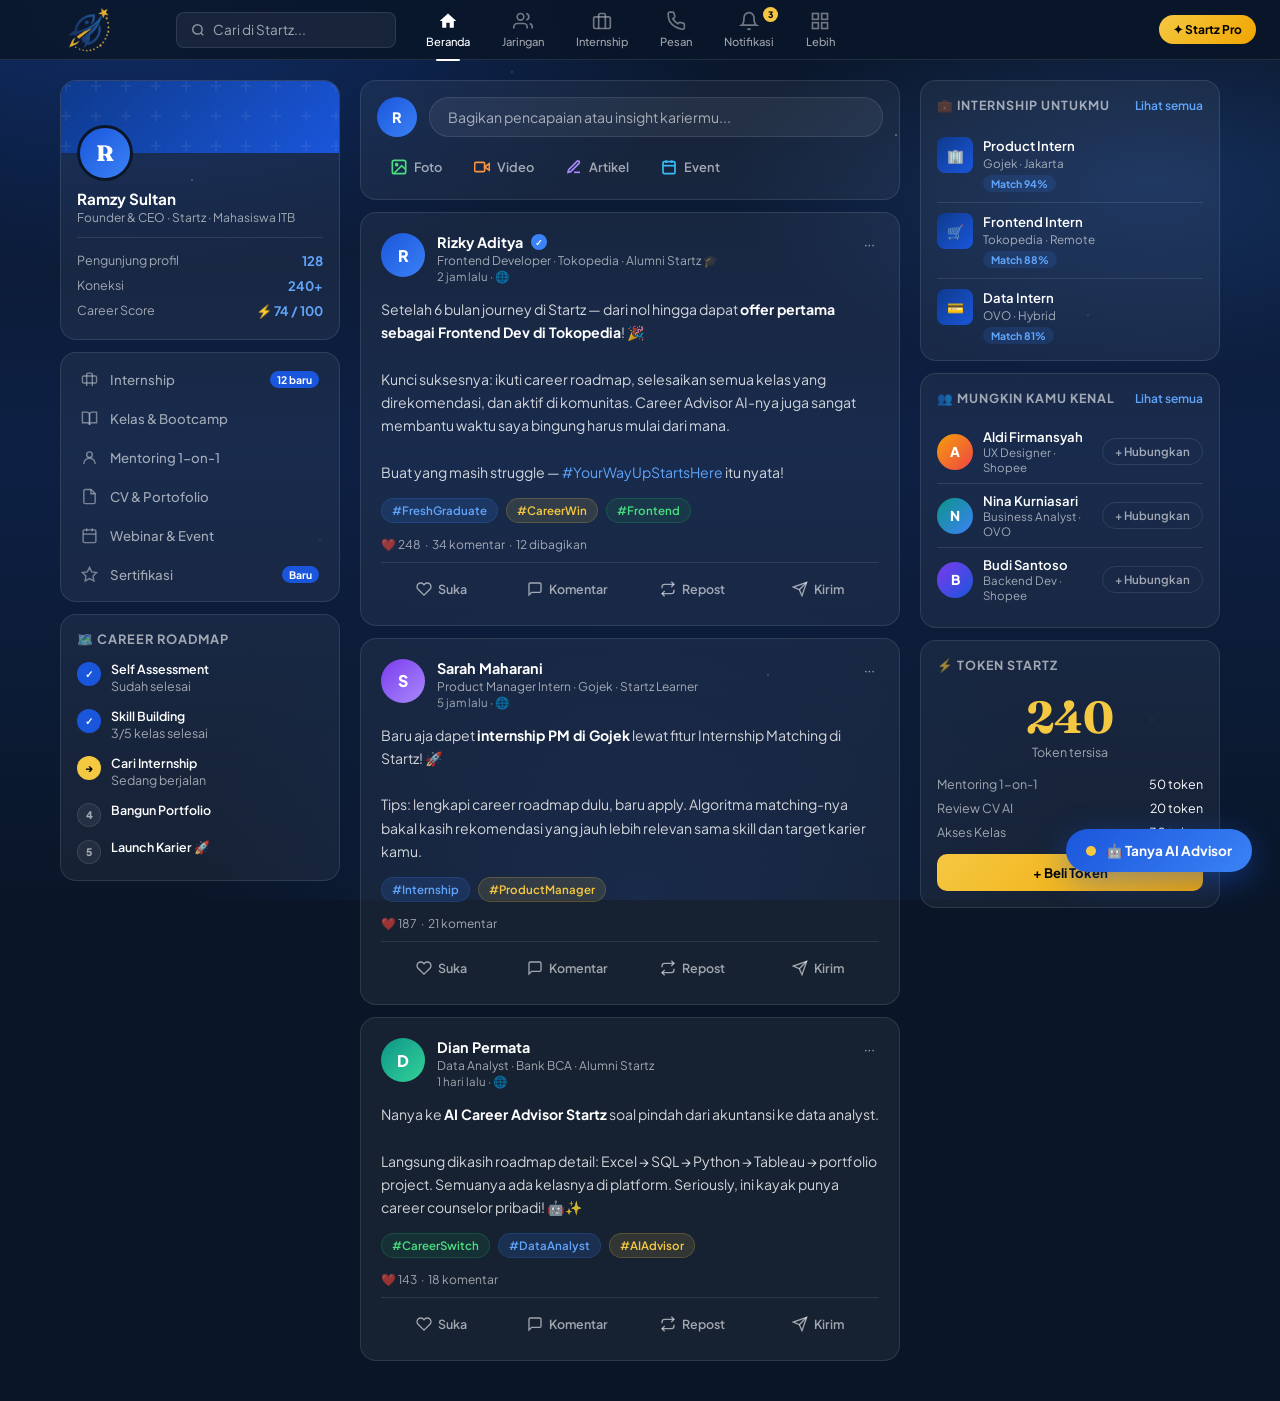
<file: view/index.html>
<!DOCTYPE html>
<html lang="id">
<head>
<meta charset="UTF-8">
<meta name="viewport" content="width=device-width, initial-scale=1.0">
<title>Startz — Your Way Up Starts Here</title>
<link href="https://fonts.googleapis.com/css2?family=Plus+Jakarta+Sans:wght@300;400;500;600;700;800&family=Fraunces:ital,wght@0,300;0,700;1,300;1,700&display=swap" rel="stylesheet">
<link rel="stylesheet" href="../css/index.css" />
<link rel="icon" type="image/png" href="../img/favicon.ico" />
</head>
<body>

<!-- ─── NAVBAR ─── -->
<nav>
  <a href="main" class="nav-logo">
    <img src="../img/logo.png" alt="logo">
  </a>

  <div class="nav-search">
    <svg width="14" height="14" viewBox="0 0 24 24" fill="none" stroke="currentColor" stroke-width="2.5"><circle cx="11" cy="11" r="8"/><path d="m21 21-4.35-4.35"/></svg>
    <input type="text" placeholder="Cari di Startz...">
  </div>

  <div class="nav-items">
    <a href="#" class="nav-item active">
      <svg width="20" height="20" viewBox="0 0 24 24" fill="currentColor"><path d="M10 20v-6h4v6h5v-8h3L12 3 2 12h3v8z"/></svg>
      Beranda
    </a>
    <a href="#" class="nav-item">
      <svg width="20" height="20" viewBox="0 0 24 24" fill="none" stroke="currentColor" stroke-width="2"><path d="M17 21v-2a4 4 0 0 0-4-4H5a4 4 0 0 0-4 4v2"/><circle cx="9" cy="7" r="4"/><path d="M23 21v-2a4 4 0 0 0-3-3.87"/><path d="M16 3.13a4 4 0 0 1 0 7.75"/></svg>
      Jaringan
    </a>
    <a href="#" class="nav-item">
      <svg width="20" height="20" viewBox="0 0 24 24" fill="none" stroke="currentColor" stroke-width="2"><rect x="2" y="7" width="20" height="14" rx="2" ry="2"/><path d="M16 21V5a2 2 0 0 0-2-2h-4a2 2 0 0 0-2 2v16"/></svg>
      Internship
    </a>
    <a href="#" class="nav-item">
      <svg width="20" height="20" viewBox="0 0 24 24" fill="none" stroke="currentColor" stroke-width="2"><path d="M22 16.92v3a2 2 0 0 1-2.18 2 19.79 19.79 0 0 1-8.63-3.07A19.5 19.5 0 0 1 4.09 12c-.98-2.76-1.5-5.68-1.5-8.69A2 2 0 0 1 4.77 1.3h3a2 2 0 0 1 2 1.72 12.84 12.84 0 0 0 .7 2.81 2 2 0 0 1-.45 2.11L8.09 9a16 16 0 0 0 6.29 6.29l1.06-1.06a2 2 0 0 1 2.11-.45 12.84 12.84 0 0 0 2.81.7A2 2 0 0 1 22 16.92z"/></svg>
      Pesan
    </a>
    <a href="#" class="nav-item nav-notif">
      <svg width="20" height="20" viewBox="0 0 24 24" fill="none" stroke="currentColor" stroke-width="2"><path d="M18 8A6 6 0 0 0 6 8c0 7-3 9-3 9h18s-3-2-3-9"/><path d="M13.73 21a2 2 0 0 1-3.46 0"/></svg>
      <span class="notif-badge">3</span>
      Notifikasi
    </a>
    <a href="#" class="nav-item">
      <svg width="20" height="20" viewBox="0 0 24 24" fill="none" stroke="currentColor" stroke-width="2"><rect x="3" y="3" width="7" height="7"/><rect x="14" y="3" width="7" height="7"/><rect x="14" y="14" width="7" height="7"/><rect x="3" y="14" width="7" height="7"/></svg>
      Lebih
    </a>
  </div>

  <div class="nav-right">
    <button class="btn-premium">✦ Startz Pro</button>
  </div>
</nav>

<!-- ─── MAIN LAYOUT ─── -->
<div class="layout">

  <!-- LEFT SIDEBAR -->
  <aside class="sidebar-left">

    <!-- Profile Card -->
    <div class="profile-card">
      <div class="profile-banner"></div>
      <div class="profile-info">
        <div class="profile-avatar">R</div>
        <div class="profile-name">Ramzy Sultan</div>
        <div class="profile-role">Founder & CEO · Startz · Mahasiswa ITB</div>
        <div class="profile-divider"></div>
        <div class="profile-stat">
          <span class="profile-stat-label">Pengunjung profil</span>
          <span class="profile-stat-val">128</span>
        </div>
        <div class="profile-stat">
          <span class="profile-stat-label">Koneksi</span>
          <span class="profile-stat-val">240+</span>
        </div>
        <div class="profile-stat">
          <span class="profile-stat-label">Career Score</span>
          <span class="profile-stat-val">⚡ 74 / 100</span>
        </div>
      </div>
    </div>

    <!-- Nav Menu -->
    <div class="menu-card">
      <a href="#" class="menu-item">
        <svg width="17" height="17" viewBox="0 0 24 24" fill="none" stroke="currentColor" stroke-width="2"><path d="M20 7H4a2 2 0 0 0-2 2v6a2 2 0 0 0 2 2h16a2 2 0 0 0 2-2V9a2 2 0 0 0-2-2z"/><path d="M16 21V5a2 2 0 0 0-2-2h-4a2 2 0 0 0-2 2v16"/></svg>
        Internship
        <span class="badge">12 baru</span>
      </a>
      <a href="#" class="menu-item">
        <svg width="17" height="17" viewBox="0 0 24 24" fill="none" stroke="currentColor" stroke-width="2"><path d="M2 3h6a4 4 0 0 1 4 4v14a3 3 0 0 0-3-3H2z"/><path d="M22 3h-6a4 4 0 0 0-4 4v14a3 3 0 0 1 3-3h7z"/></svg>
        Kelas & Bootcamp
      </a>
      <a href="#" class="menu-item">
        <svg width="17" height="17" viewBox="0 0 24 24" fill="none" stroke="currentColor" stroke-width="2"><circle cx="12" cy="8" r="4"/><path d="M20 21a8 8 0 1 0-16 0"/></svg>
        Mentoring 1-on-1
      </a>
      <a href="#" class="menu-item">
        <svg width="17" height="17" viewBox="0 0 24 24" fill="none" stroke="currentColor" stroke-width="2"><path d="M14 2H6a2 2 0 0 0-2 2v16a2 2 0 0 0 2 2h12a2 2 0 0 0 2-2V8z"/><polyline points="14 2 14 8 20 8"/></svg>
        CV & Portofolio
      </a>
      <a href="#" class="menu-item">
        <svg width="17" height="17" viewBox="0 0 24 24" fill="none" stroke="currentColor" stroke-width="2"><rect x="3" y="4" width="18" height="18" rx="2" ry="2"/><line x1="16" y1="2" x2="16" y2="6"/><line x1="8" y1="2" x2="8" y2="6"/><line x1="3" y1="10" x2="21" y2="10"/></svg>
        Webinar & Event
      </a>
      <a href="#" class="menu-item">
        <svg width="17" height="17" viewBox="0 0 24 24" fill="none" stroke="currentColor" stroke-width="2"><polygon points="12 2 15.09 8.26 22 9.27 17 14.14 18.18 21.02 12 17.77 5.82 21.02 7 14.14 2 9.27 8.91 8.26 12 2"/></svg>
        Sertifikasi
        <span class="badge">Baru</span>
      </a>
    </div>

    <!-- Career Roadmap -->
    <div class="roadmap-card">
      <div class="roadmap-title">🗺️ Career Roadmap</div>
      <div class="roadmap-step">
        <div class="step-dot done">✓</div>
        <div class="step-text"><strong>Self Assessment</strong><br>Sudah selesai</div>
      </div>
      <div class="roadmap-step">
        <div class="step-dot done">✓</div>
        <div class="step-text"><strong>Skill Building</strong><br>3/5 kelas selesai</div>
      </div>
      <div class="roadmap-step">
        <div class="step-dot active">→</div>
        <div class="step-text"><strong>Cari Internship</strong><br>Sedang berjalan</div>
      </div>
      <div class="roadmap-step">
        <div class="step-dot todo">4</div>
        <div class="step-text"><strong>Bangun Portfolio</strong></div>
      </div>
      <div class="roadmap-step" style="margin-bottom:0">
        <div class="step-dot todo">5</div>
        <div class="step-text"><strong>Launch Karier 🚀</strong></div>
      </div>
    </div>

  </aside>

  <!-- CENTER FEED -->
  <main class="feed">

    <!-- Composer -->
    <div class="composer">
      <div class="composer-top">
        <div class="composer-avatar">R</div>
        <div class="composer-input">Bagikan pencapaian atau insight kariermu...</div>
      </div>
      <div class="composer-actions">
        <button class="composer-btn">
          <svg width="16" height="16" viewBox="0 0 24 24" fill="none" stroke="#4ade80" stroke-width="2.5"><rect x="2" y="2" width="20" height="20" rx="3"/><circle cx="8.5" cy="8.5" r="1.5"/><polyline points="21 15 16 10 5 21"/></svg>
          Foto
        </button>
        <button class="composer-btn">
          <svg width="16" height="16" viewBox="0 0 24 24" fill="none" stroke="#fb923c" stroke-width="2.5"><polygon points="23 7 16 12 23 17 23 7"/><rect x="1" y="5" width="15" height="14" rx="2" ry="2"/></svg>
          Video
        </button>
        <button class="composer-btn">
          <svg width="16" height="16" viewBox="0 0 24 24" fill="none" stroke="#a78bfa" stroke-width="2.5"><path d="M12 20h9"/><path d="M16.5 3.5a2.121 2.121 0 0 1 3 3L7 19l-4 1 1-4L16.5 3.5z"/></svg>
          Artikel
        </button>
        <button class="composer-btn">
          <svg width="16" height="16" viewBox="0 0 24 24" fill="none" stroke="#38bdf8" stroke-width="2.5"><rect x="3" y="4" width="18" height="18" rx="2" ry="2"/><line x1="16" y1="2" x2="16" y2="6"/><line x1="8" y1="2" x2="8" y2="6"/><line x1="3" y1="10" x2="21" y2="10"/></svg>
          Event
        </button>
      </div>
    </div>

    <!-- POST 1 - Career Win -->
    <div class="post">
      <div class="post-header">
        <div class="post-avatar" style="background:linear-gradient(135deg,#1a56db,#3b82f6)">R</div>
        <div class="post-user">
          <div class="post-name">
            Rizky Aditya
            <div class="verified">✓</div>
          </div>
          <div class="post-role">Frontend Developer · Tokopedia · Alumni Startz 🎓</div>
          <div class="post-time">2 jam lalu · 🌐</div>
        </div>
        <button class="post-menu">···</button>
      </div>
      <div class="post-body">
        Setelah 6 bulan journey di Startz — dari nol hingga dapat <strong>offer pertama sebagai Frontend Dev di Tokopedia</strong>! 🎉<br><br>
        Kunci suksesnya: ikuti career roadmap, selesaikan semua kelas yang direkomendasi, dan aktif di komunitas. Career Advisor AI-nya juga sangat membantu waktu saya bingung harus mulai dari mana.<br><br>
        Buat yang masih struggle — <span class="hashtag">#YourWayUpStartsHere</span> itu nyata!
      </div>
      <div class="post-tags">
        <span class="post-tag tag-blue">#FreshGraduate</span>
        <span class="post-tag tag-gold">#CareerWin</span>
        <span class="post-tag tag-green">#Frontend</span>
      </div>
      <div class="post-stats">
        <span>❤️ 248 &nbsp;·&nbsp; 34 komentar &nbsp;·&nbsp; 12 dibagikan</span>
      </div>
      <div class="post-divider"></div>
      <div class="post-actions">
        <button class="post-action" onclick="toggleLike(this)">
          <svg width="16" height="16" viewBox="0 0 24 24" fill="none" stroke="currentColor" stroke-width="2"><path d="M20.84 4.61a5.5 5.5 0 0 0-7.78 0L12 5.67l-1.06-1.06a5.5 5.5 0 0 0-7.78 7.78l1.06 1.06L12 21.23l7.78-7.78 1.06-1.06a5.5 5.5 0 0 0 0-7.78z"/></svg>
          Suka
        </button>
        <button class="post-action">
          <svg width="16" height="16" viewBox="0 0 24 24" fill="none" stroke="currentColor" stroke-width="2"><path d="M21 15a2 2 0 0 1-2 2H7l-4 4V5a2 2 0 0 1 2-2h14a2 2 0 0 1 2 2z"/></svg>
          Komentar
        </button>
        <button class="post-action">
          <svg width="16" height="16" viewBox="0 0 24 24" fill="none" stroke="currentColor" stroke-width="2"><polyline points="17 1 21 5 17 9"/><path d="M3 11V9a4 4 0 0 1 4-4h14"/><polyline points="7 23 3 19 7 15"/><path d="M21 13v2a4 4 0 0 1-4 4H3"/></svg>
          Repost
        </button>
        <button class="post-action">
          <svg width="16" height="16" viewBox="0 0 24 24" fill="none" stroke="currentColor" stroke-width="2"><line x1="22" y1="2" x2="11" y2="13"/><polygon points="22 2 15 22 11 13 2 9 22 2"/></svg>
          Kirim
        </button>
      </div>
    </div>

    <!-- POST 2 - Internship -->
    <div class="post">
      <div class="post-header">
        <div class="post-avatar" style="background:linear-gradient(135deg,#7c3aed,#a78bfa)">S</div>
        <div class="post-user">
          <div class="post-name">Sarah Maharani</div>
          <div class="post-role">Product Manager Intern · Gojek · Startz Learner</div>
          <div class="post-time">5 jam lalu · 🌐</div>
        </div>
        <button class="post-menu">···</button>
      </div>
      <div class="post-body">
        Baru aja dapet <strong>internship PM di Gojek</strong> lewat fitur Internship Matching di Startz! 🚀<br><br>
        Tips: lengkapi career roadmap dulu, baru apply. Algoritma matching-nya bakal kasih rekomendasi yang jauh lebih relevan sama skill dan target karier kamu.
      </div>
      <div class="post-tags">
        <span class="post-tag tag-blue">#Internship</span>
        <span class="post-tag tag-gold">#ProductManager</span>
      </div>
      <div class="post-stats"><span>❤️ 187 &nbsp;·&nbsp; 21 komentar</span></div>
      <div class="post-divider"></div>
      <div class="post-actions">
        <button class="post-action" onclick="toggleLike(this)">
          <svg width="16" height="16" viewBox="0 0 24 24" fill="none" stroke="currentColor" stroke-width="2"><path d="M20.84 4.61a5.5 5.5 0 0 0-7.78 0L12 5.67l-1.06-1.06a5.5 5.5 0 0 0-7.78 7.78l1.06 1.06L12 21.23l7.78-7.78 1.06-1.06a5.5 5.5 0 0 0 0-7.78z"/></svg>
          Suka
        </button>
        <button class="post-action">
          <svg width="16" height="16" viewBox="0 0 24 24" fill="none" stroke="currentColor" stroke-width="2"><path d="M21 15a2 2 0 0 1-2 2H7l-4 4V5a2 2 0 0 1 2-2h14a2 2 0 0 1 2 2z"/></svg>
          Komentar
        </button>
        <button class="post-action">
          <svg width="16" height="16" viewBox="0 0 24 24" fill="none" stroke="currentColor" stroke-width="2"><polyline points="17 1 21 5 17 9"/><path d="M3 11V9a4 4 0 0 1 4-4h14"/><polyline points="7 23 3 19 7 15"/><path d="M21 13v2a4 4 0 0 1-4 4H3"/></svg>
          Repost
        </button>
        <button class="post-action">
          <svg width="16" height="16" viewBox="0 0 24 24" fill="none" stroke="currentColor" stroke-width="2"><line x1="22" y1="2" x2="11" y2="13"/><polygon points="22 2 15 22 11 13 2 9 22 2"/></svg>
          Kirim
        </button>
      </div>
    </div>

    <!-- POST 3 - AI Advisor -->
    <div class="post">
      <div class="post-header">
        <div class="post-avatar" style="background:linear-gradient(135deg,#0d9488,#34d399)">D</div>
        <div class="post-user">
          <div class="post-name">Dian Permata</div>
          <div class="post-role">Data Analyst · Bank BCA · Alumni Startz</div>
          <div class="post-time">1 hari lalu · 🌐</div>
        </div>
        <button class="post-menu">···</button>
      </div>
      <div class="post-body">
        Nanya ke <strong>AI Career Advisor Startz</strong> soal pindah dari akuntansi ke data analyst.<br><br>
        Langsung dikasih roadmap detail: Excel → SQL → Python → Tableau → portfolio project. Semuanya ada kelasnya di platform. Seriously, ini kayak punya career counselor pribadi! 🤖✨
      </div>
      <div class="post-tags">
        <span class="post-tag tag-green">#CareerSwitch</span>
        <span class="post-tag tag-blue">#DataAnalyst</span>
        <span class="post-tag tag-gold">#AIAdvisor</span>
      </div>
      <div class="post-stats"><span>❤️ 143 &nbsp;·&nbsp; 18 komentar</span></div>
      <div class="post-divider"></div>
      <div class="post-actions">
        <button class="post-action" onclick="toggleLike(this)">
          <svg width="16" height="16" viewBox="0 0 24 24" fill="none" stroke="currentColor" stroke-width="2"><path d="M20.84 4.61a5.5 5.5 0 0 0-7.78 0L12 5.67l-1.06-1.06a5.5 5.5 0 0 0-7.78 7.78l1.06 1.06L12 21.23l7.78-7.78 1.06-1.06a5.5 5.5 0 0 0 0-7.78z"/></svg>
          Suka
        </button>
        <button class="post-action">
          <svg width="16" height="16" viewBox="0 0 24 24" fill="none" stroke="currentColor" stroke-width="2"><path d="M21 15a2 2 0 0 1-2 2H7l-4 4V5a2 2 0 0 1 2-2h14a2 2 0 0 1 2 2z"/></svg>
          Komentar
        </button>
        <button class="post-action">
          <svg width="16" height="16" viewBox="0 0 24 24" fill="none" stroke="currentColor" stroke-width="2"><polyline points="17 1 21 5 17 9"/><path d="M3 11V9a4 4 0 0 1 4-4h14"/><polyline points="7 23 3 19 7 15"/><path d="M21 13v2a4 4 0 0 1-4 4H3"/></svg>
          Repost
        </button>
        <button class="post-action">
          <svg width="16" height="16" viewBox="0 0 24 24" fill="none" stroke="currentColor" stroke-width="2"><line x1="22" y1="2" x2="11" y2="13"/><polygon points="22 2 15 22 11 13 2 9 22 2"/></svg>
          Kirim
        </button>
      </div>
    </div>

  </main>

  <!-- RIGHT SIDEBAR -->
  <aside class="sidebar-right">

    <!-- Internship Recommendations -->
    <div class="widget">
      <div class="widget-title">
        💼 Internship Untukmu
        <a href="#">Lihat semua</a>
      </div>
      <div class="job-card">
        <div class="job-logo">🏢</div>
        <div>
          <div class="job-title">Product Intern</div>
          <div class="job-company">Gojek · Jakarta</div>
          <span class="job-tag">Match 94%</span>
        </div>
      </div>
      <div class="job-card">
        <div class="job-logo">🛒</div>
        <div>
          <div class="job-title">Frontend Intern</div>
          <div class="job-company">Tokopedia · Remote</div>
          <span class="job-tag">Match 88%</span>
        </div>
      </div>
      <div class="job-card">
        <div class="job-logo">💳</div>
        <div>
          <div class="job-title">Data Intern</div>
          <div class="job-company">OVO · Hybrid</div>
          <span class="job-tag">Match 81%</span>
        </div>
      </div>
    </div>

    <!-- People you may know -->
    <div class="widget">
      <div class="widget-title">
        👥 Mungkin Kamu Kenal
        <a href="#">Lihat semua</a>
      </div>
      <div class="people-card">
        <div class="people-avatar" style="background:linear-gradient(135deg,#f59e0b,#ef4444)">A</div>
        <div>
          <div class="people-name">Aldi Firmansyah</div>
          <div class="people-role">UX Designer · Shopee</div>
        </div>
        <button class="btn-connect" onclick="toggleConnect(this)">+ Hubungkan</button>
      </div>
      <div class="people-card">
        <div class="people-avatar" style="background:linear-gradient(135deg,#0d9488,#3b82f6)">N</div>
        <div>
          <div class="people-name">Nina Kurniasari</div>
          <div class="people-role">Business Analyst · OVO</div>
        </div>
        <button class="btn-connect" onclick="toggleConnect(this)">+ Hubungkan</button>
      </div>
      <div class="people-card">
        <div class="people-avatar" style="background:linear-gradient(135deg,#7c3aed,#1a56db)">B</div>
        <div>
          <div class="people-name">Budi Santoso</div>
          <div class="people-role">Backend Dev · Shopee</div>
        </div>
        <button class="btn-connect" onclick="toggleConnect(this)">+ Hubungkan</button>
      </div>
    </div>

    <!-- Token Balance -->
    <div class="widget">
      <div class="widget-title">⚡ Token Startz</div>
      <div style="text-align:center; padding: 8px 0 16px;">
        <div style="font-family:'Fraunces',serif; font-size:2.8rem; font-weight:700; color:var(--gold); line-height:1;">240</div>
        <div style="font-size:.78rem; color:var(--white-60); margin-top:4px;">Token tersisa</div>
      </div>
      <div style="display:flex; flex-direction:column; gap:8px; margin-bottom:14px;">
        <div style="display:flex; justify-content:space-between; font-size:.78rem;">
          <span style="color:var(--white-60)">Mentoring 1-on-1</span>
          <span style="color:var(--white)">50 token</span>
        </div>
        <div style="display:flex; justify-content:space-between; font-size:.78rem;">
          <span style="color:var(--white-60)">Review CV AI</span>
          <span style="color:var(--white)">20 token</span>
        </div>
        <div style="display:flex; justify-content:space-between; font-size:.78rem;">
          <span style="color:var(--white-60)">Akses Kelas</span>
          <span style="color:var(--white)">30 token</span>
        </div>
      </div>
      <button style="width:100%; background:linear-gradient(135deg,var(--gold),#f0a500); color:#000; font-weight:700; font-size:.82rem; padding:10px; border-radius:10px; border:none; cursor:pointer; font-family:'Plus Jakarta Sans',sans-serif; transition:transform .15s;" onmouseover="this.style.transform='scale(1.02)'" onmouseout="this.style.transform='scale(1)'">
        + Beli Token
      </button>
    </div>

  </aside>
</div>

<!-- ─── FLOATING AI ADVISOR ─── -->
<div class="float-ai">
  <a href="ai.html" class="float-ai-btn">
    <div class="float-pulse"></div>
    🤖 Tanya AI Advisor
  </a>
</div>

<script>
  function toggleLike(btn) {
    btn.classList.toggle('liked');
    if (btn.classList.contains('liked')) {
      btn.innerHTML = `<svg width="16" height="16" viewBox="0 0 24 24" fill="#f87171" stroke="#f87171" stroke-width="2"><path d="M20.84 4.61a5.5 5.5 0 0 0-7.78 0L12 5.67l-1.06-1.06a5.5 5.5 0 0 0-7.78 7.78l1.06 1.06L12 21.23l7.78-7.78 1.06-1.06a5.5 5.5 0 0 0 0-7.78z"/></svg> Disukai`;
    } else {
      btn.innerHTML = `<svg width="16" height="16" viewBox="0 0 24 24" fill="none" stroke="currentColor" stroke-width="2"><path d="M20.84 4.61a5.5 5.5 0 0 0-7.78 0L12 5.67l-1.06-1.06a5.5 5.5 0 0 0-7.78 7.78l1.06 1.06L12 21.23l7.78-7.78 1.06-1.06a5.5 5.5 0 0 0 0-7.78z"/></svg> Suka`;
    }
  }

  function toggleConnect(btn) {
    if (btn.classList.contains('connected')) {
      btn.classList.remove('connected');
      btn.textContent = '+ Hubungkan';
    } else {
      btn.classList.add('connected');
      btn.textContent = '✓ Terhubung';
    }
  }
</script>

</body>
</html>
</file>
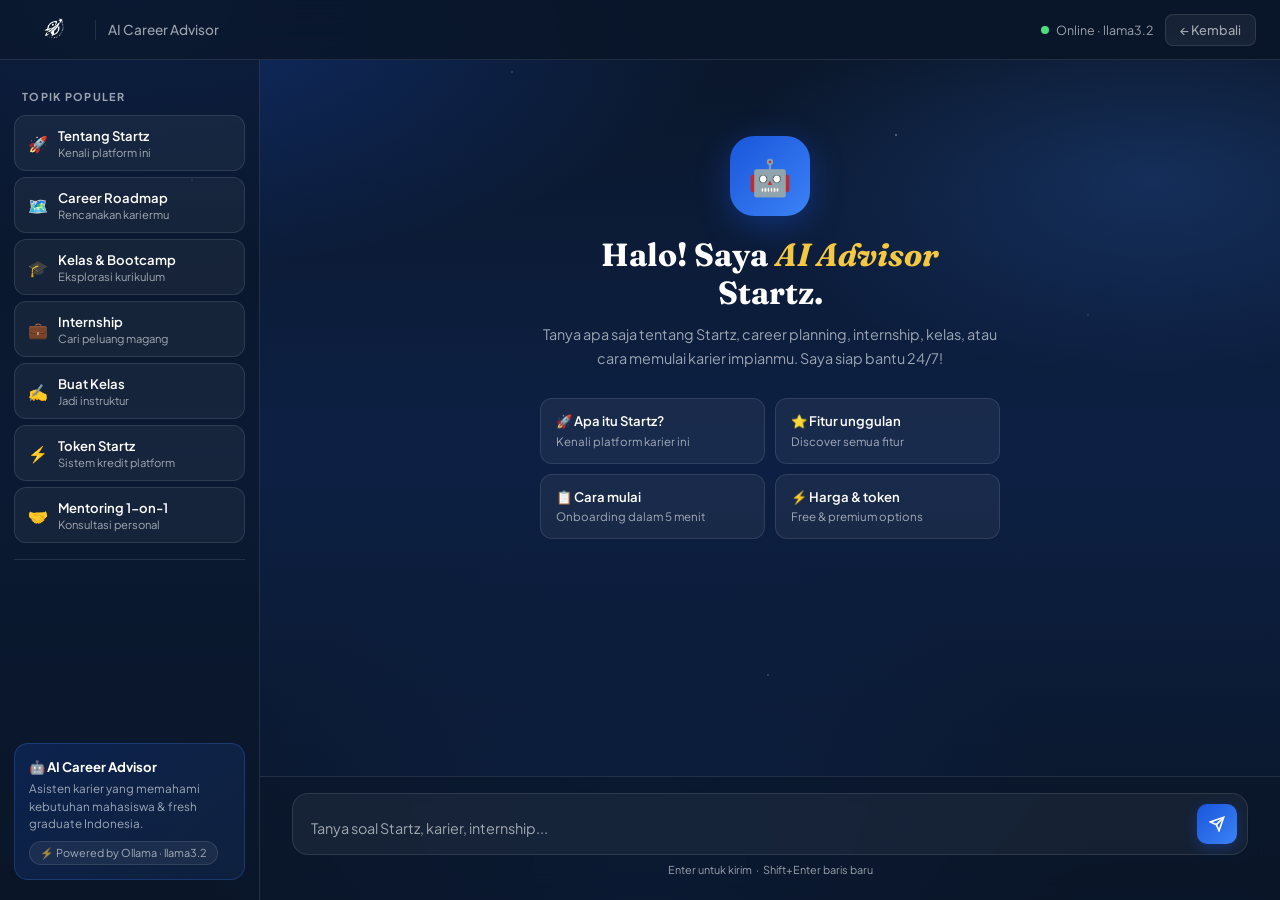
<file: view/ai.html>
<!DOCTYPE html>
<html lang="id">
<head>
<meta charset="UTF-8">
<meta name="viewport" content="width=device-width, initial-scale=1.0">
<title>Startz AI Advisor</title>
<link href="https://fonts.googleapis.com/css2?family=Plus+Jakarta+Sans:wght@300;400;500;600;700;800&family=Fraunces:ital,wght@0,300;0,700;1,300;1,700&display=swap" rel="stylesheet">
<link rel="stylesheet" href="../css/style.css" />
<link rel="icon" type="image/png" href="../img/favicon.ico" />
</head>
<body>

<!-- NAVBAR -->
<nav>
  <a href="main" class="nav-logo">
    <img src="../img/logo.png" alt="logo">
  </a>
  <div class="nav-divider"></div>
  <span class="nav-title">AI Career Advisor</span>
  <div class="nav-status">
    <div class="status-dot"></div>
    Online · llama3.2
  </div>
  <a href="index.html" class="back-btn">
    ← Kembali
  </a>
</nav>

<!-- APP -->
<div class="app">

  <!-- SIDEBAR -->
  <aside class="sidebar">
    <div class="sidebar-label">Topik Populer</div>

    <button class="topic-btn" onclick="sendQuick('Apa itu Startz dan bagaimana cara kerjanya?')">
      <span class="topic-emoji">🚀</span>
      <div class="topic-text">
        <span class="topic-title">Tentang Startz</span>
        <span class="topic-sub">Kenali platform ini</span>
      </div>
    </button>

    <button class="topic-btn" onclick="sendQuick('Bagaimana cara membuat career roadmap di Startz?')">
      <span class="topic-emoji">🗺️</span>
      <div class="topic-text">
        <span class="topic-title">Career Roadmap</span>
        <span class="topic-sub">Rencanakan kariermu</span>
      </div>
    </button>

    <button class="topic-btn" onclick="sendQuick('Kelas apa saja yang tersedia di Startz?')">
      <span class="topic-emoji">🎓</span>
      <div class="topic-text">
        <span class="topic-title">Kelas & Bootcamp</span>
        <span class="topic-sub">Eksplorasi kurikulum</span>
      </div>
    </button>

    <button class="topic-btn" onclick="sendQuick('Bagaimana cara mencari internship di Startz?')">
      <span class="topic-emoji">💼</span>
      <div class="topic-text">
        <span class="topic-title">Internship</span>
        <span class="topic-sub">Cari peluang magang</span>
      </div>
    </button>

    <button class="topic-btn" onclick="sendQuick('Bagaimana cara menjadi instruktur dan membuat kelas di Startz?')">
      <span class="topic-emoji">✍️</span>
      <div class="topic-text">
        <span class="topic-title">Buat Kelas</span>
        <span class="topic-sub">Jadi instruktur</span>
      </div>
    </button>

    <button class="topic-btn" onclick="sendQuick('Apa itu token Startz dan cara menggunakannya?')">
      <span class="topic-emoji">⚡</span>
      <div class="topic-text">
        <span class="topic-title">Token Startz</span>
        <span class="topic-sub">Sistem kredit platform</span>
      </div>
    </button>

    <button class="topic-btn" onclick="sendQuick('Bagaimana fitur mentoring 1-on-1 di Startz?')">
      <span class="topic-emoji">🤝</span>
      <div class="topic-text">
        <span class="topic-title">Mentoring 1-on-1</span>
        <span class="topic-sub">Konsultasi personal</span>
      </div>
    </button>

    <div class="sidebar-divider"></div>

    <div class="ai-info-card">
      <h4>🤖 AI Career Advisor</h4>
      <p>Asisten karier yang memahami kebutuhan mahasiswa & fresh graduate Indonesia.</p>
      <div class="powered-badge">⚡ Powered by Ollama · llama3.2</div>
    </div>
  </aside>

  <!-- CHAT -->
  <div class="chat-area">
    <div class="messages" id="messages">
      <div class="welcome" id="welcome">
        <div class="welcome-icon">🤖</div>
        <h2>Halo! Saya <em>AI Advisor</em><br>Startz.</h2>
        <p>Tanya apa saja tentang Startz, career planning, internship, kelas, atau cara memulai karier impianmu. Saya siap bantu 24/7!</p>
        <div class="quick-grid">
          <button class="qs-btn" onclick="sendQuick('Apa itu Startz?')">
            🚀 Apa itu Startz?
            <span>Kenali platform karier ini</span>
          </button>
          <button class="qs-btn" onclick="sendQuick('Fitur unggulan apa saja di Startz?')">
            ⭐ Fitur unggulan
            <span>Discover semua fitur</span>
          </button>
          <button class="qs-btn" onclick="sendQuick('Cara daftar dan mulai di Startz?')">
            📋 Cara mulai
            <span>Onboarding dalam 5 menit</span>
          </button>
          <button class="qs-btn" onclick="sendQuick('Berapa harga dan token di Startz?')">
            ⚡ Harga & token
            <span>Free & premium options</span>
          </button>
        </div>
      </div>
    </div>

    <div class="input-area">
      <div class="input-row">
        <textarea
          id="userInput"
          rows="1"
          placeholder="Tanya soal Startz, karier, internship..."
          onkeydown="handleKey(event)"
          oninput="autoResize(this)"
        ></textarea>
        <button class="send-btn" id="sendBtn" onclick="sendMessage()">
          <svg width="16" height="16" viewBox="0 0 24 24" fill="none" stroke="currentColor" stroke-width="2.5"><line x1="22" y1="2" x2="11" y2="13"/><polygon points="22 2 15 22 11 13 2 9 22 2"/></svg>
        </button>
      </div>
      <p class="input-hint">Enter untuk kirim &nbsp;·&nbsp; Shift+Enter baris baru</p>
    </div>
  </div>
</div>

<script src="../js/prompt.js"></script>

</body>
</html>
</file>
<file: css/index.css>
:root {
    --blue-dark: #0a1628;
    --blue-mid: #0d2044;
    --blue: #0e3a8c;
    --blue-light: #1a56db;
    --blue-bright: #3b82f6;
    --blue-glow: #60a5fa;
    --gold: #f5c842;
    --white: #ffffff;
    --white-60: rgba(255,255,255,.6);
    --white-20: rgba(255,255,255,.12);
    --white-08: rgba(255,255,255,.06);
    --card: rgba(255,255,255,.05);
    --card-hover: rgba(255,255,255,.09);
    --border: rgba(255,255,255,.1);
  }

  *, *::before, *::after { box-sizing: border-box; margin: 0; padding: 0; }
  html { scroll-behavior: smooth; }

  body {
    background: var(--blue-dark);
    color: var(--white);
    font-family: 'Plus Jakarta Sans', sans-serif;
    overflow-x: hidden;
    min-height: 100vh;
  }

  /* BG GRADIENT MESH */
  body::before {
    content: '';
    position: fixed; inset: 0; z-index: 0;
    background:
      radial-gradient(ellipse 80% 50% at 10% 0%, rgba(26,86,219,.35) 0%, transparent 60%),
      radial-gradient(ellipse 60% 40% at 90% 20%, rgba(59,130,246,.2) 0%, transparent 55%),
      radial-gradient(ellipse 50% 60% at 50% 100%, rgba(13,32,68,.9) 0%, transparent 70%),
      linear-gradient(180deg, #0a1628 0%, #0d2044 50%, #0a1628 100%);
    pointer-events: none;
  }

  /* STAR PARTICLES */
  body::after {
    content: '';
    position: fixed; inset: 0; z-index: 0;
    background-image:
      radial-gradient(1px 1px at 15% 20%, rgba(255,255,255,.6) 0%, transparent 100%),
      radial-gradient(1px 1px at 40% 8%, rgba(255,255,255,.4) 0%, transparent 100%),
      radial-gradient(1.5px 1.5px at 70% 15%, rgba(255,255,255,.5) 0%, transparent 100%),
      radial-gradient(1px 1px at 85% 35%, rgba(255,255,255,.3) 0%, transparent 100%),
      radial-gradient(1px 1px at 25% 60%, rgba(255,255,255,.2) 0%, transparent 100%),
      radial-gradient(1.5px 1.5px at 60% 75%, rgba(255,255,255,.3) 0%, transparent 100%),
      radial-gradient(1px 1px at 90% 80%, rgba(255,255,255,.25) 0%, transparent 100%);
    pointer-events: none;
  }

  * { position: relative; z-index: 1; }

  /* ─── NAVBAR ─── */
  nav {
    position: fixed; top: 0; left: 0; right: 0; z-index: 1000;
    height: 60px;
    background: rgba(10,22,40,.85);
    backdrop-filter: blur(20px);
    border-bottom: 1px solid var(--border);
    display: flex; align-items: center;
    padding: 0 24px;
    gap: 8px;
  }

  .nav-logo {
    display: flex; align-items: center;
    margin-right: 16px;
  }

  .nav-logo img {
    height: 65px; width: auto;
    /* filter: brightness(0) invert(1); */
  }

  .nav-search {
    display: flex; align-items: center;
    background: var(--white-08);
    border: 1px solid var(--border);
    border-radius: 8px;
    padding: 0 14px;
    height: 36px; width: 220px;
    gap: 8px;
    margin-right: 8px;
    transition: border-color .2s, background .2s;
  }

  .nav-search:focus-within {
    border-color: var(--blue-bright);
    background: var(--white-20);
  }

  .nav-search input {
    background: none; border: none; outline: none;
    color: var(--white); font-size: .85rem;
    font-family: 'Plus Jakarta Sans', sans-serif;
    width: 100%;
  }

  .nav-search input::placeholder { color: var(--white-60); }

  .nav-search svg { opacity: .5; flex-shrink: 0; }

  .nav-items {
    display: flex; align-items: center; gap: 4px;
    flex: 1;
  }

  .nav-item {
    display: flex; flex-direction: column; align-items: center;
    padding: 6px 14px;
    border-radius: 8px;
    text-decoration: none;
    color: var(--white-60);
    font-size: .7rem;
    font-weight: 500;
    transition: color .2s, background .2s;
    gap: 3px;
    cursor: pointer;
    border: none; background: none;
    font-family: 'Plus Jakarta Sans', sans-serif;
  }

  .nav-item svg { opacity: .7; }
  .nav-item:hover { color: var(--white); background: var(--white-08); }
  .nav-item.active { color: var(--white); }
  .nav-item.active svg { opacity: 1; }
  .nav-item.active::after {
    content: '';
    position: absolute; bottom: -7px; left: 50%; transform: translateX(-50%);
    width: 24px; height: 2px;
    background: var(--white);
    border-radius: 100px;
  }

  .nav-notif {
    position: relative;
  }

  .notif-badge {
    position: absolute; top: 2px; right: 10px;
    background: var(--gold);
    color: #000;
    font-size: .55rem; font-weight: 800;
    width: 15px; height: 15px;
    border-radius: 50%;
    display: flex; align-items: center; justify-content: center;
  }

  .nav-right {
    display: flex; align-items: center; gap: 8px;
    margin-left: auto;
  }

  .btn-premium {
    background: linear-gradient(135deg, var(--gold), #f0a500);
    color: #000;
    font-size: .75rem;
    font-weight: 700;
    padding: 7px 14px;
    border-radius: 100px;
    border: none; cursor: pointer;
    font-family: 'Plus Jakarta Sans', sans-serif;
    transition: transform .15s, box-shadow .2s;
    white-space: nowrap;
  }

  .btn-premium:hover {
    transform: scale(1.04);
    box-shadow: 0 4px 16px rgba(245,200,66,.35);
  }

  /* ─── LAYOUT ─── */
  .layout {
    display: grid;
    grid-template-columns: 280px 1fr 300px;
    gap: 20px;
    max-width: 1200px;
    margin: 0 auto;
    padding: 80px 20px 40px;
  }

  /* ─── LEFT SIDEBAR ─── */
  .sidebar-left {
    display: flex; flex-direction: column; gap: 12px;
  }

  .profile-card {
    background: var(--card);
    border: 1px solid var(--border);
    border-radius: 16px;
    overflow: hidden;
  }

  .profile-banner {
    height: 72px;
    background: linear-gradient(135deg, var(--blue), var(--blue-light));
    position: relative;
  }

  .profile-banner::after {
    content: '';
    position: absolute; inset: 0;
    background: url("data:image/svg+xml,%3Csvg width='60' height='60' viewBox='0 0 60 60' xmlns='http://www.w3.org/2000/svg'%3E%3Cg fill='none' fill-rule='evenodd'%3E%3Cg fill='%23ffffff' fill-opacity='0.06'%3E%3Cpath d='M36 34v-4h-2v4h-4v2h4v4h2v-4h4v-2h-4zm0-30V0h-2v4h-4v2h4v4h2V6h4V4h-4zM6 34v-4H4v4H0v2h4v4h2v-4h4v-2H6zM6 4V0H4v4H0v2h4v4h2V6h4V4H6z'/%3E%3C/g%3E%3C/g%3E%3C/svg%3E");
  }

  .profile-info {
    padding: 0 16px 16px;
  }

  .profile-avatar {
    width: 56px; height: 56px;
    border-radius: 50%;
    background: linear-gradient(135deg, var(--blue-light), var(--blue-bright));
    border: 3px solid var(--blue-dark);
    display: flex; align-items: center; justify-content: center;
    font-size: 1.4rem; font-weight: 800;
    color: white;
    font-family: 'Fraunces', serif;
    margin-top: -28px;
    margin-bottom: 8px;
  }

  .profile-name {
    font-size: .95rem; font-weight: 700; color: var(--white);
    margin-bottom: 2px;
  }

  .profile-role {
    font-size: .75rem; color: var(--white-60);
    line-height: 1.4; margin-bottom: 10px;
  }

  .profile-divider {
    height: 1px; background: var(--border); margin: 10px 0;
  }

  .profile-stat {
    display: flex; justify-content: space-between;
    align-items: center;
    padding: 4px 0;
    font-size: .78rem;
  }

  .profile-stat-label { color: var(--white-60); }
  .profile-stat-val {
    color: var(--blue-glow); font-weight: 700;
    font-size: .82rem;
  }

  /* Nav menu cards */
  .menu-card {
    background: var(--card);
    border: 1px solid var(--border);
    border-radius: 16px;
    padding: 8px;
    display: flex; flex-direction: column; gap: 2px;
  }

  .menu-item {
    display: flex; align-items: center; gap: 12px;
    padding: 10px 12px;
    border-radius: 10px;
    text-decoration: none;
    color: var(--white-60);
    font-size: .83rem; font-weight: 500;
    transition: all .2s;
  }

  .menu-item:hover {
    background: var(--white-08);
    color: var(--white);
  }

  .menu-item svg { flex-shrink: 0; opacity: .7; }
  .menu-item:hover svg { opacity: 1; }

  .menu-item .badge {
    margin-left: auto;
    background: var(--blue-light);
    color: white;
    font-size: .65rem; font-weight: 700;
    padding: 2px 7px;
    border-radius: 100px;
  }

  /* Roadmap progress */
  .roadmap-card {
    background: var(--card);
    border: 1px solid var(--border);
    border-radius: 16px;
    padding: 16px;
  }

  .roadmap-title {
    font-size: .8rem; font-weight: 700;
    text-transform: uppercase; letter-spacing: .08em;
    color: var(--white-60); margin-bottom: 14px;
  }

  .roadmap-step {
    display: flex; gap: 10px; align-items: flex-start;
    margin-bottom: 12px;
  }

  .step-dot {
    width: 24px; height: 24px; border-radius: 50%;
    display: flex; align-items: center; justify-content: center;
    font-size: .65rem; font-weight: 800;
    flex-shrink: 0; margin-top: 1px;
  }

  .step-dot.done { background: var(--blue-light); color: white; }
  .step-dot.active { background: var(--gold); color: #000; }
  .step-dot.todo { background: var(--white-08); color: var(--white-60); border: 1px solid var(--border); }

  .step-text { font-size: .78rem; color: var(--white-60); line-height: 1.4; }
  .step-text strong { color: var(--white); font-weight: 600; }

  /* ─── FEED / CENTER ─── */
  .feed { display: flex; flex-direction: column; gap: 12px; }

  /* Post composer */
  .composer {
    background: var(--card);
    border: 1px solid var(--border);
    border-radius: 16px;
    padding: 16px;
  }

  .composer-top {
    display: flex; gap: 12px; align-items: center;
    margin-bottom: 14px;
  }

  .composer-avatar {
    width: 40px; height: 40px; border-radius: 50%;
    background: linear-gradient(135deg, var(--blue-light), var(--blue-bright));
    display: flex; align-items: center; justify-content: center;
    font-weight: 800; font-size: .9rem;
    flex-shrink: 0;
  }

  .composer-input {
    flex: 1;
    background: var(--white-08);
    border: 1px solid var(--border);
    border-radius: 100px;
    padding: 10px 18px;
    color: var(--white-60);
    font-size: .88rem;
    font-family: 'Plus Jakarta Sans', sans-serif;
    cursor: pointer;
    transition: border-color .2s, background .2s;
  }

  .composer-input:hover {
    border-color: var(--blue-bright);
    background: var(--white-20);
    color: var(--white);
  }

  .composer-actions {
    display: flex; gap: 4px; flex-wrap: wrap;
  }

  .composer-btn {
    display: flex; align-items: center; gap: 7px;
    padding: 8px 14px;
    border-radius: 8px;
    border: none; background: none; cursor: pointer;
    color: var(--white-60);
    font-size: .8rem; font-weight: 600;
    font-family: 'Plus Jakarta Sans', sans-serif;
    transition: all .2s;
  }

  .composer-btn:hover { background: var(--white-08); color: var(--white); }

  /* Post card */
  .post {
    background: var(--card);
    border: 1px solid var(--border);
    border-radius: 16px;
    padding: 20px;
    transition: border-color .2s;
    animation: fadeUp .4s ease-out both;
  }

  @keyframes fadeUp {
    from { opacity: 0; transform: translateY(16px); }
    to { opacity: 1; transform: translateY(0); }
  }

  .post:nth-child(2) { animation-delay: .05s; }
  .post:nth-child(3) { animation-delay: .1s; }
  .post:nth-child(4) { animation-delay: .15s; }

  .post:hover { border-color: rgba(59,130,246,.3); }

  .post-header {
    display: flex; gap: 12px; align-items: flex-start;
    margin-bottom: 14px;
  }

  .post-avatar {
    width: 44px; height: 44px; border-radius: 50%;
    display: flex; align-items: center; justify-content: center;
    font-weight: 800; font-size: 1rem;
    flex-shrink: 0; color: white;
  }

  .post-user { flex: 1; }
  .post-name {
    font-size: .9rem; font-weight: 700; color: var(--white);
    display: flex; align-items: center; gap: 8px;
  }

  .verified {
    width: 16px; height: 16px;
    background: var(--blue-bright);
    border-radius: 50%;
    display: inline-flex; align-items: center; justify-content: center;
    font-size: .55rem;
  }

  .post-role { font-size: .75rem; color: var(--white-60); margin-top: 2px; }
  .post-time { font-size: .72rem; color: var(--white-60); margin-top: 1px; }

  .post-menu {
    background: none; border: none; cursor: pointer;
    color: var(--white-60); padding: 4px; border-radius: 6px;
    transition: all .2s;
  }
  .post-menu:hover { background: var(--white-08); color: var(--white); }

  .post-body {
    font-size: .88rem; color: rgba(255,255,255,.8);
    line-height: 1.65; margin-bottom: 14px;
  }

  .post-body strong { color: var(--white); font-weight: 700; }
  .post-body .hashtag { color: var(--blue-glow); cursor: pointer; }
  .post-body .hashtag:hover { text-decoration: underline; }

  .post-img {
    border-radius: 12px;
    overflow: hidden;
    margin-bottom: 14px;
    background: linear-gradient(135deg, var(--blue), var(--blue-light));
    height: 180px;
    display: flex; align-items: center; justify-content: center;
    font-size: 3rem;
  }

  .post-tags {
    display: flex; gap: 8px; flex-wrap: wrap;
    margin-bottom: 14px;
  }

  .post-tag {
    font-size: .72rem; font-weight: 600;
    padding: 4px 10px; border-radius: 100px;
    cursor: pointer;
  }

  .tag-blue { background: rgba(59,130,246,.15); color: var(--blue-glow); border: 1px solid rgba(59,130,246,.2); }
  .tag-gold { background: rgba(245,200,66,.12); color: var(--gold); border: 1px solid rgba(245,200,66,.2); }
  .tag-green { background: rgba(34,197,94,.1); color: #4ade80; border: 1px solid rgba(34,197,94,.2); }

  .post-stats {
    display: flex; align-items: center;
    font-size: .75rem; color: var(--white-60);
    margin-bottom: 10px;
    gap: 4px;
  }

  .post-divider { height: 1px; background: var(--border); margin-bottom: 10px; }

  .post-actions {
    display: flex; gap: 4px;
  }

  .post-action {
    flex: 1; display: flex; align-items: center; justify-content: center; gap: 6px;
    padding: 8px;
    border-radius: 8px;
    border: none; background: none; cursor: pointer;
    color: var(--white-60);
    font-size: .78rem; font-weight: 600;
    font-family: 'Plus Jakarta Sans', sans-serif;
    transition: all .2s;
  }

  .post-action:hover { background: var(--white-08); color: var(--white); }
  .post-action.liked { color: #f87171; }
  .post-action.liked:hover { background: rgba(248,113,113,.1); }

  /* ─── RIGHT SIDEBAR ─── */
  .sidebar-right { display: flex; flex-direction: column; gap: 12px; }

  .widget {
    background: var(--card);
    border: 1px solid var(--border);
    border-radius: 16px;
    padding: 16px;
  }

  .widget-title {
    font-size: .78rem; font-weight: 700;
    text-transform: uppercase; letter-spacing: .08em;
    color: var(--white-60); margin-bottom: 14px;
    display: flex; align-items: center; justify-content: space-between;
  }

  .widget-title a {
    color: var(--blue-glow); font-weight: 600;
    text-transform: none; letter-spacing: 0;
    font-size: .75rem; text-decoration: none;
  }

  /* Job cards */
  .job-card {
    display: flex; gap: 10px; align-items: flex-start;
    padding: 10px 0;
    border-bottom: 1px solid var(--border);
    cursor: pointer;
    transition: opacity .2s;
  }

  .job-card:last-child { border-bottom: none; padding-bottom: 0; }
  .job-card:hover { opacity: .8; }

  .job-logo {
    width: 36px; height: 36px; border-radius: 8px;
    background: linear-gradient(135deg, var(--blue), var(--blue-light));
    display: flex; align-items: center; justify-content: center;
    font-size: .85rem; flex-shrink: 0;
  }

  .job-title { font-size: .82rem; font-weight: 600; color: var(--white); margin-bottom: 2px; }
  .job-company { font-size: .73rem; color: var(--white-60); }
  .job-tag {
    margin-top: 4px;
    display: inline-block;
    font-size: .65rem; font-weight: 700;
    padding: 2px 8px; border-radius: 100px;
    background: rgba(59,130,246,.15); color: var(--blue-glow);
  }

  /* People cards */
  .people-card {
    display: flex; gap: 10px; align-items: center;
    padding: 8px 0;
    border-bottom: 1px solid var(--border);
  }
  .people-card:last-child { border-bottom: none; }

  .people-avatar {
    width: 36px; height: 36px; border-radius: 50%;
    display: flex; align-items: center; justify-content: center;
    font-weight: 800; font-size: .85rem; color: white;
    flex-shrink: 0;
  }

  .people-name { font-size: .82rem; font-weight: 600; color: var(--white); }
  .people-role { font-size: .72rem; color: var(--white-60); }

  .btn-connect {
    margin-left: auto;
    background: none;
    border: 1px solid var(--border);
    color: var(--white-60);
    font-size: .72rem; font-weight: 600;
    padding: 5px 12px; border-radius: 100px;
    cursor: pointer; white-space: nowrap;
    font-family: 'Plus Jakarta Sans', sans-serif;
    transition: all .2s;
  }

  .btn-connect:hover {
    border-color: var(--blue-bright);
    color: var(--blue-bright);
    background: rgba(59,130,246,.08);
  }

  .btn-connect.connected {
    border-color: #4ade80;
    color: #4ade80;
    background: rgba(74,222,128,.06);
  }

  /* ─── FLOATING AI BUTTON ─── */
  .float-ai {
    position: fixed;
    bottom: 28px; right: 28px;
    z-index: 999;
    display: flex; flex-direction: column; gap: 10px;
    align-items: flex-end;
  }

  .float-ai-btn {
    display: flex; align-items: center; gap: 10px;
    background: linear-gradient(135deg, var(--blue-light), var(--blue-bright));
    color: white;
    padding: 13px 20px;
    border-radius: 100px;
    text-decoration: none;
    font-size: .85rem; font-weight: 700;
    font-family: 'Plus Jakarta Sans', sans-serif;
    box-shadow: 0 8px 32px rgba(26,86,219,.45);
    transition: transform .2s, box-shadow .2s;
    animation: float 4s ease-in-out infinite;
    white-space: nowrap;
  }

  @keyframes float {
    0%, 100% { transform: translateY(0); }
    50% { transform: translateY(-5px); }
  }

  .float-ai-btn:hover {
    transform: scale(1.05) translateY(-2px);
    box-shadow: 0 12px 40px rgba(26,86,219,.6);
  }

  .float-pulse {
    width: 10px; height: 10px; border-radius: 50%;
    background: var(--gold);
    animation: pulse 2s infinite;
    flex-shrink: 0;
  }

  @keyframes pulse {
    0%, 100% { box-shadow: 0 0 0 0 rgba(245,200,66,.5); }
    50% { box-shadow: 0 0 0 8px rgba(245,200,66,0); }
  }

  /* ─── RESPONSIVE ─── */
  @media (max-width: 1100px) {
    .layout { grid-template-columns: 240px 1fr; }
    .sidebar-right { display: none; }
  }

  @media (max-width: 768px) {
    .layout { grid-template-columns: 1fr; padding: 70px 12px 100px; }
    .sidebar-left { display: none; }
    nav { padding: 0 12px; gap: 4px; }
    .nav-search { width: 140px; }
  }
</file>
<file: css/style.css>
:root {
    --blue-dark: #0a1628;
    --blue-mid: #0d2044;
    --blue: #0e3a8c;
    --blue-light: #1a56db;
    --blue-bright: #3b82f6;
    --blue-glow: #60a5fa;
    --gold: #f5c842;
    --white: #ffffff;
    --white-60: rgba(255,255,255,.6);
    --white-20: rgba(255,255,255,.12);
    --white-08: rgba(255,255,255,.06);
    --card: rgba(255,255,255,.05);
    --border: rgba(255,255,255,.1);
  }

  *, *::before, *::after { box-sizing: border-box; margin: 0; padding: 0; }
  html, body { height: 100%; }

  body {
    background: var(--blue-dark);
    color: var(--white);
    font-family: 'Plus Jakarta Sans', sans-serif;
    display: flex; flex-direction: column;
    height: 100vh; overflow: hidden;
  }

  body::before {
    content: '';
    position: fixed; inset: 0; z-index: 0;
    background:
      radial-gradient(ellipse 80% 50% at 10% 0%, rgba(26,86,219,.35) 0%, transparent 60%),
      radial-gradient(ellipse 60% 40% at 90% 20%, rgba(59,130,246,.2) 0%, transparent 55%),
      radial-gradient(ellipse 50% 60% at 50% 100%, rgba(13,32,68,.9) 0%, transparent 70%),
      linear-gradient(180deg, #0a1628 0%, #0d2044 50%, #0a1628 100%);
    pointer-events: none;
  }

  body::after {
    content: '';
    position: fixed; inset: 0; z-index: 0;
    background-image:
      radial-gradient(1px 1px at 15% 20%, rgba(255,255,255,.6) 0%, transparent 100%),
      radial-gradient(1px 1px at 40% 8%, rgba(255,255,255,.4) 0%, transparent 100%),
      radial-gradient(1.5px 1.5px at 70% 15%, rgba(255,255,255,.5) 0%, transparent 100%),
      radial-gradient(1px 1px at 85% 35%, rgba(255,255,255,.3) 0%, transparent 100%),
      radial-gradient(1.5px 1.5px at 60% 75%, rgba(255,255,255,.3) 0%, transparent 100%);
    pointer-events: none;
  }

  * { position: relative; z-index: 1; }

  /* ─── NAVBAR ─── */
  nav {
    height: 60px;
    background: rgba(10,22,40,.85);
    backdrop-filter: blur(20px);
    border-bottom: 1px solid var(--border);
    display: flex; align-items: center;
    padding: 0 24px; gap: 12px;
    flex-shrink: 0;
  }

  .nav-logo img {
    height: 30px; width: auto;
    filter: brightness(0) invert(1);
  }

  .nav-divider {
    width: 1px; height: 20px;
    background: var(--border);
  }

  .nav-title {
    font-size: .85rem; color: var(--white-60); font-weight: 500;
  }

  .nav-status {
    display: flex; align-items: center; gap: 7px;
    font-size: .78rem; color: var(--white-60);
    margin-left: auto;
  }

  .status-dot {
    width: 8px; height: 8px; border-radius: 50%;
    background: #4ade80;
    animation: pulse-dot 2s infinite;
  }

  @keyframes pulse-dot {
    0%, 100% { box-shadow: 0 0 0 0 rgba(74,222,128,.5); }
    50% { box-shadow: 0 0 0 6px rgba(74,222,128,0); }
  }

  .back-btn {
    display: flex; align-items: center; gap: 6px;
    color: var(--white-60); text-decoration: none;
    font-size: .8rem; font-weight: 500;
    padding: 7px 14px; border-radius: 8px;
    border: 1px solid var(--border);
    transition: all .2s;
    background: var(--white-08);
  }

  .back-btn:hover {
    color: var(--white);
    border-color: rgba(59,130,246,.4);
    background: rgba(59,130,246,.08);
  }

  /* ─── APP LAYOUT ─── */
  .app {
    display: flex; flex: 1; overflow: hidden;
  }

  /* ─── SIDEBAR ─── */
  .sidebar {
    width: 260px;
    border-right: 1px solid var(--border);
    background: rgba(10,22,40,.6);
    display: flex; flex-direction: column;
    padding: 20px 14px;
    flex-shrink: 0;
    overflow-y: auto;
    gap: 6px;
  }

  .sidebar::-webkit-scrollbar { width: 4px; }
  .sidebar::-webkit-scrollbar-thumb { background: var(--border); border-radius: 100px; }

  .sidebar-label {
    font-size: .68rem; font-weight: 700;
    text-transform: uppercase; letter-spacing: .12em;
    color: var(--white-60); margin: 10px 8px 6px;
  }

  .topic-btn {
    width: 100%;
    background: var(--card);
    border: 1px solid var(--border);
    border-radius: 12px;
    padding: 11px 13px;
    text-align: left; cursor: pointer;
    transition: all .2s;
    font-family: 'Plus Jakarta Sans', sans-serif;
    display: flex; align-items: center; gap: 10px;
  }

  .topic-btn:hover {
    background: rgba(59,130,246,.1);
    border-color: rgba(59,130,246,.3);
    transform: translateX(3px);
  }

  .topic-emoji { font-size: 1rem; flex-shrink: 0; }

  .topic-text { display: flex; flex-direction: column; gap: 1px; text-align: left; }
  .topic-title { font-size: .82rem; font-weight: 600; color: var(--white); }
  .topic-sub { font-size: .7rem; color: var(--white-60); }

  .sidebar-divider {
    height: 1px; background: var(--border);
    margin: 10px 0;
  }

  .ai-info-card {
    background: linear-gradient(135deg, rgba(26,86,219,.2), rgba(59,130,246,.1));
    border: 1px solid rgba(59,130,246,.25);
    border-radius: 14px;
    padding: 14px;
    margin-top: auto;
  }

  .ai-info-card h4 {
    font-size: .82rem; font-weight: 700; color: var(--white);
    margin-bottom: 5px;
  }

  .ai-info-card p {
    font-size: .73rem; color: var(--white-60); line-height: 1.5;
  }

  .powered-badge {
    display: inline-flex; align-items: center; gap: 6px;
    background: var(--white-08);
    border: 1px solid var(--border);
    border-radius: 100px;
    padding: 4px 10px;
    font-size: .68rem; color: var(--white-60);
    margin-top: 8px;
  }

  /* ─── CHAT AREA ─── */
  .chat-area {
    flex: 1; display: flex; flex-direction: column; overflow: hidden;
  }

  /* ─── MESSAGES ─── */
  .messages {
    flex: 1; overflow-y: auto;
    padding: 28px 32px;
    display: flex; flex-direction: column; gap: 20px;
    scroll-behavior: smooth;
  }

  .messages::-webkit-scrollbar { width: 4px; }
  .messages::-webkit-scrollbar-track { background: transparent; }
  .messages::-webkit-scrollbar-thumb { background: var(--border); border-radius: 100px; }

  /* ─── WELCOME ─── */
  .welcome {
    text-align: center;
    padding: 48px 20px;
    max-width: 500px;
    margin: 0 auto;
    animation: fadeUp .5s ease-out both;
  }

  @keyframes fadeUp {
    from { opacity: 0; transform: translateY(20px); }
    to { opacity: 1; transform: translateY(0); }
  }

  .welcome-icon {
    width: 80px; height: 80px;
    background: linear-gradient(135deg, var(--blue-light), var(--blue-bright));
    border-radius: 24px;
    display: flex; align-items: center; justify-content: center;
    font-size: 2.2rem;
    margin: 0 auto 20px;
    box-shadow: 0 8px 32px rgba(26,86,219,.4);
  }

  .welcome h2 {
    font-family: 'Fraunces', serif;
    font-size: 2rem; line-height: 1.2;
    margin-bottom: 10px;
    color: var(--white);
  }

  .welcome h2 em {
    font-style: italic; color: var(--gold);
  }

  .welcome p {
    font-size: .9rem; color: var(--white-60);
    line-height: 1.65; margin-bottom: 28px;
  }

  .quick-grid {
    display: grid; grid-template-columns: 1fr 1fr; gap: 10px;
    text-align: left;
  }

  .qs-btn {
    background: var(--card);
    border: 1px solid var(--border);
    border-radius: 12px;
    padding: 13px 15px;
    font-family: 'Plus Jakarta Sans', sans-serif;
    font-size: .82rem; font-weight: 600;
    color: var(--white);
    cursor: pointer; text-align: left;
    transition: all .2s; line-height: 1.4;
  }

  .qs-btn:hover {
    border-color: rgba(59,130,246,.4);
    background: rgba(59,130,246,.08);
    transform: translateY(-2px);
  }

  .qs-btn span {
    display: block; color: var(--white-60);
    font-size: .72rem; font-weight: 400; margin-top: 3px;
  }

  /* ─── MESSAGE BUBBLES ─── */
  .msg-row {
    display: flex; gap: 12px;
    align-items: flex-start;
    animation: msgIn .3s ease-out both;
  }

  @keyframes msgIn {
    from { opacity: 0; transform: translateY(10px); }
    to { opacity: 1; transform: translateY(0); }
  }

  .msg-row.user { flex-direction: row-reverse; }

  .msg-avatar {
    width: 36px; height: 36px;
    border-radius: 10px;
    display: flex; align-items: center; justify-content: center;
    font-size: .95rem; flex-shrink: 0; margin-top: 2px;
  }

  .avatar-bot {
    background: linear-gradient(135deg, var(--blue-light), var(--blue-bright));
    box-shadow: 0 4px 12px rgba(26,86,219,.35);
  }

  .avatar-user {
    background: linear-gradient(135deg, var(--gold), #f0a500);
    color: #000; font-weight: 800;
    box-shadow: 0 4px 12px rgba(245,200,66,.25);
  }

  .msg-wrap { display: flex; flex-direction: column; max-width: 72%; }
  .msg-row.user .msg-wrap { align-items: flex-end; }

  .msg-bubble {
    border-radius: 18px;
    padding: 13px 17px;
    font-size: .88rem; line-height: 1.65;
  }

  .msg-row.bot .msg-bubble {
    background: var(--card);
    border: 1px solid var(--border);
    border-top-left-radius: 4px;
    color: rgba(255,255,255,.88);
  }

  .msg-row.user .msg-bubble {
    background: linear-gradient(135deg, var(--blue-light), var(--blue-bright));
    color: var(--white);
    border-top-right-radius: 4px;
    box-shadow: 0 4px 16px rgba(26,86,219,.3);
  }

  .msg-bubble strong { font-weight: 700; color: var(--white); }

  .msg-time {
    font-size: .68rem; color: var(--white-60);
    margin-top: 4px; padding: 0 4px;
  }

  /* TYPING INDICATOR */
  .typing-indicator {
    display: flex; gap: 5px;
    padding: 14px 17px;
    background: var(--card);
    border: 1px solid var(--border);
    border-radius: 18px; border-top-left-radius: 4px;
    width: fit-content;
  }

  .typing-dot {
    width: 7px; height: 7px; border-radius: 50%;
    background: var(--blue-glow);
    animation: typing 1.4s infinite;
  }

  .typing-dot:nth-child(2) { animation-delay: .2s; }
  .typing-dot:nth-child(3) { animation-delay: .4s; }

  @keyframes typing {
    0%, 100% { transform: translateY(0); opacity: .4; }
    50% { transform: translateY(-5px); opacity: 1; }
  }

  /* ─── INPUT AREA ─── */
  .input-area {
    padding: 16px 32px 24px;
    border-top: 1px solid var(--border);
    background: rgba(10,22,40,.6);
    backdrop-filter: blur(12px);
  }

  .input-row {
    display: flex; gap: 10px; align-items: flex-end;
    background: var(--card);
    border: 1.5px solid var(--border);
    border-radius: 16px;
    padding: 10px 10px 10px 18px;
    transition: border-color .2s, box-shadow .2s;
  }

  .input-row:focus-within {
    border-color: rgba(59,130,246,.5);
    box-shadow: 0 0 0 3px rgba(59,130,246,.1);
  }

  #userInput {
    flex: 1; border: none; outline: none;
    font-family: 'Plus Jakarta Sans', sans-serif;
    font-size: .9rem; color: var(--white);
    background: transparent; resize: none;
    max-height: 120px; line-height: 1.5;
    padding: 4px 0;
  }

  #userInput::placeholder { color: var(--white-60); }

  .send-btn {
    width: 40px; height: 40px; border-radius: 10px;
    background: linear-gradient(135deg, var(--blue-light), var(--blue-bright));
    color: var(--white); border: none; cursor: pointer;
    display: flex; align-items: center; justify-content: center;
    font-size: 1rem;
    transition: transform .15s, box-shadow .2s;
    flex-shrink: 0;
    box-shadow: 0 4px 12px rgba(26,86,219,.35);
  }

  .send-btn:hover:not(:disabled) {
    transform: scale(1.08);
    box-shadow: 0 6px 20px rgba(26,86,219,.5);
  }

  .send-btn:disabled { opacity: .4; cursor: not-allowed; }

  .input-hint {
    font-size: .68rem; color: var(--white-60);
    margin-top: 8px; text-align: center;
  }

  /* ERROR */
  .error-msg {
    background: rgba(239,68,68,.08);
    border: 1px solid rgba(239,68,68,.2);
    border-radius: 12px; padding: 12px 16px;
    font-size: .83rem; color: #fca5a5;
    text-align: center; max-width: 420px; margin: 0 auto;
  }

  /* ─── RESPONSIVE ─── */
  @media (max-width: 768px) {
    .sidebar { display: none; }
    .messages { padding: 20px 16px; }
    .input-area { padding: 12px 16px 20px; }
    .msg-wrap { max-width: 88%; }
    .quick-grid { grid-template-columns: 1fr; }
  }
</file>
